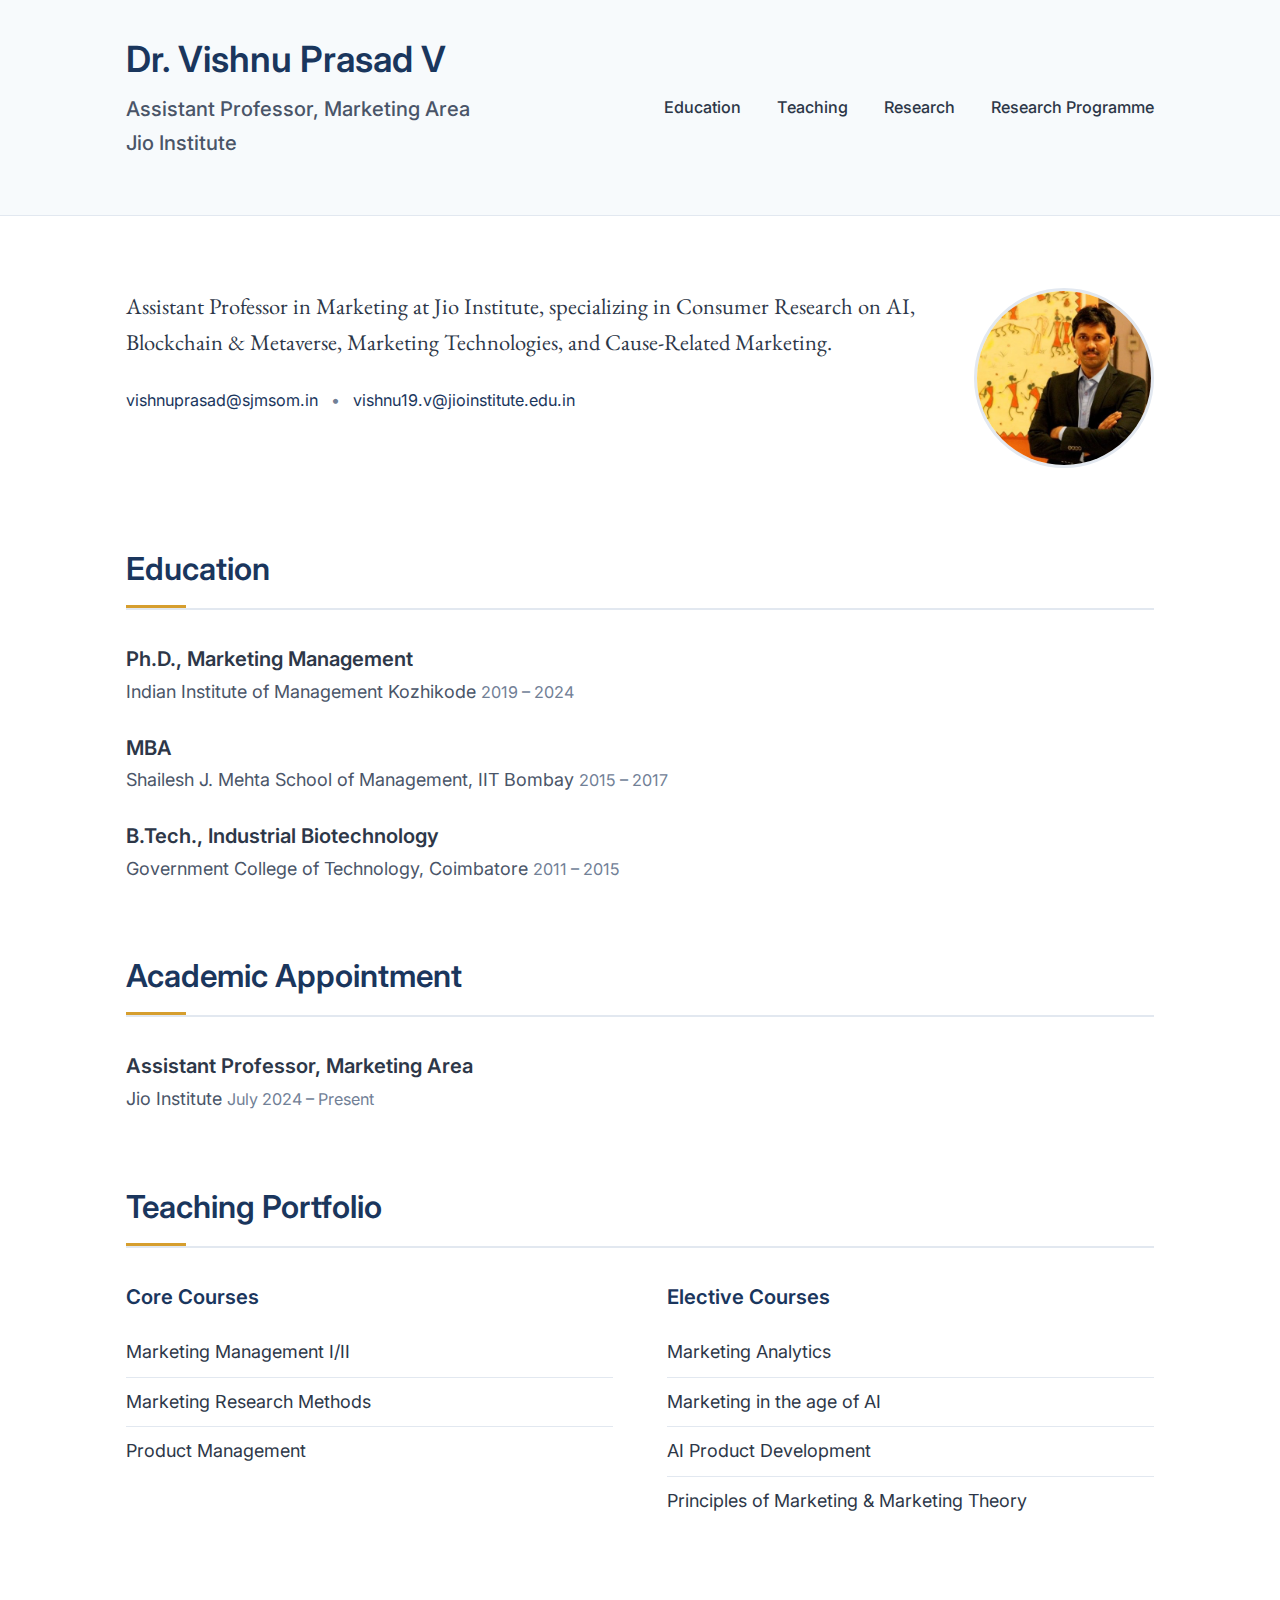
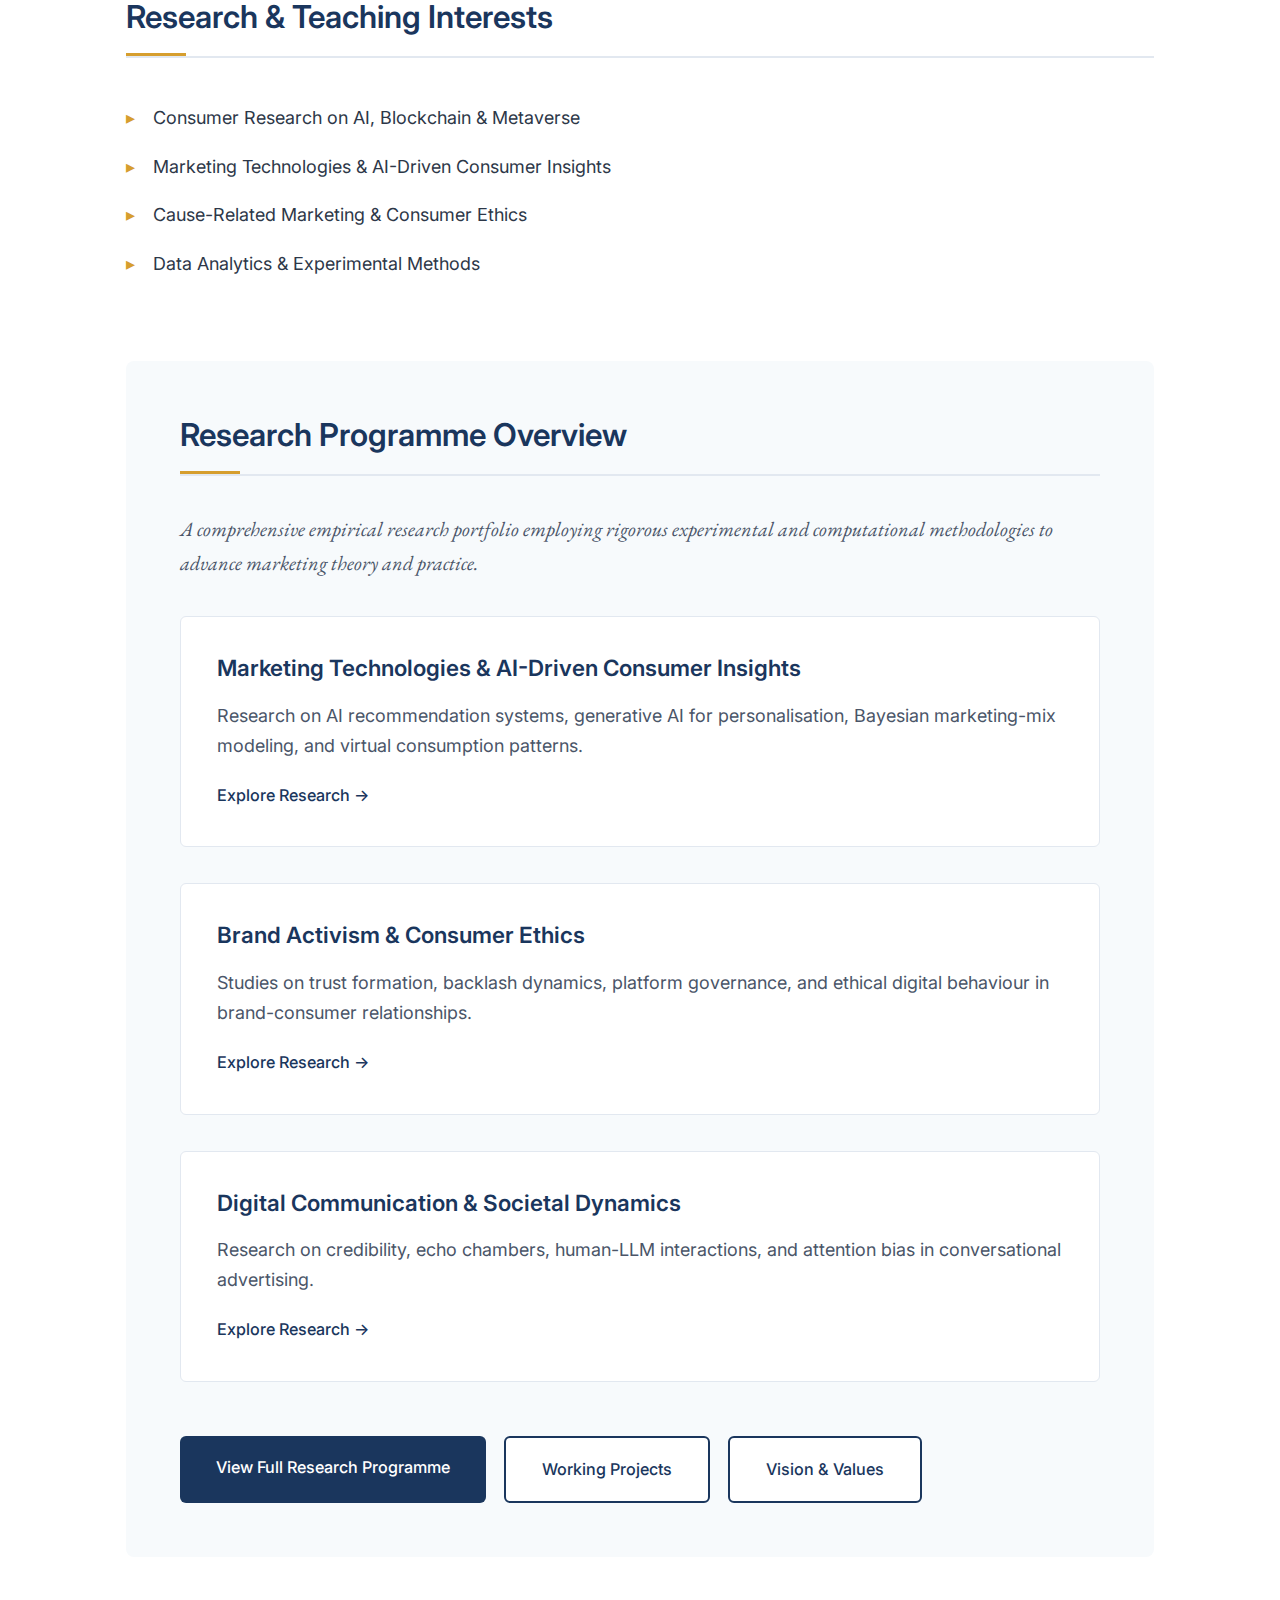
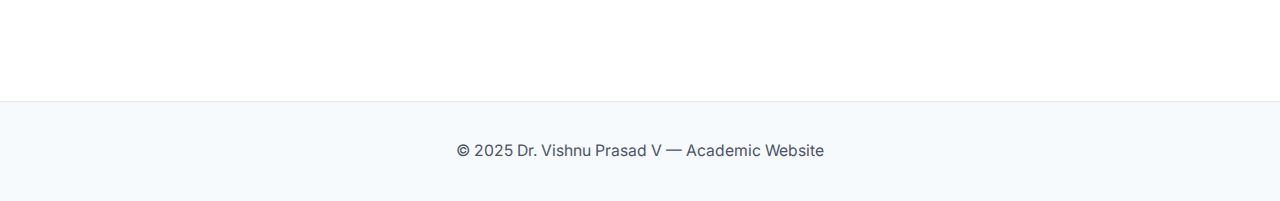
<file: index.html>
<!DOCTYPE html>
<html lang="en">
<head>
    <meta charset="UTF-8">
    <meta name="viewport" content="width=device-width, initial-scale=1.0">
    <title>Dr. Vishnu Prasad V | Jio Institute</title>
    <meta name="description" content="Dr. Vishnu Prasad V - Assistant Professor, Marketing Area at Jio Institute. Research in AI, Brand Activism, and Digital Communication.">
    <link rel="icon" type="image/x-icon" href="favicon.ico">
    <link rel="preconnect" href="https://fonts.googleapis.com">
    <link rel="preconnect" href="https://fonts.gstatic.com" crossorigin>
    <link href="https://fonts.googleapis.com/css2?family=EB+Garamond:wght@400;500;600&family=Inter:wght@400;500;600&display=swap" rel="stylesheet">
    <link rel="stylesheet" href="styles.css">
</head>
<body>
    <header class="site-header">
        <div class="container">
            <div class="header-content">
                <div class="header-main">
                    <h1>Dr. Vishnu Prasad V</h1>
                    <p class="title">Assistant Professor, Marketing Area<br>Jio Institute</p>
                </div>
                <nav class="header-nav">
                    <a href="#education">Education</a>
                    <a href="#teaching">Teaching</a>
                    <a href="#research">Research</a>
                    <a href="research-programme.html">Research Programme</a>
                </nav>
            </div>
        </div>
    </header>

    <main class="site-main">
        <div class="container">
            <!-- Hero Section -->
            <section class="hero-section">
                <div class="hero-content">
                    <div class="hero-text">
                        <p class="hero-intro">
                            Assistant Professor in Marketing at Jio Institute, specializing in Consumer Research on AI, 
                            Blockchain & Metaverse, Marketing Technologies, and Cause-Related Marketing.
                        </p>
                        <div class="contact-info">
                            <a href="mailto:vishnuprasad@sjmsom.in">vishnuprasad@sjmsom.in</a>
                            <span class="separator">•</span>
                            <a href="mailto:vishnu19.v@jioinstitute.edu.in">vishnu19.v@jioinstitute.edu.in</a>
                        </div>
                    </div>
                    <div class="hero-image">
                        <img src="profile.jpg" alt="Dr. Vishnu Prasad V">
                    </div>
                </div>
            </section>

            <!-- Education Section -->
            <section id="education" class="content-section">
                <h2>Education</h2>
                <div class="education-list">
                    <div class="education-item">
                        <h3>Ph.D., Marketing Management</h3>
                        <p>Indian Institute of Management Kozhikode <span class="year">2019 – 2024</span></p>
                    </div>
                    <div class="education-item">
                        <h3>MBA</h3>
                        <p>Shailesh J. Mehta School of Management, IIT Bombay <span class="year">2015 – 2017</span></p>
                    </div>
                    <div class="education-item">
                        <h3>B.Tech., Industrial Biotechnology</h3>
                        <p>Government College of Technology, Coimbatore <span class="year">2011 – 2015</span></p>
                    </div>
                </div>
            </section>

            <!-- Academic Appointment -->
            <section class="content-section">
                <h2>Academic Appointment</h2>
                <div class="appointment-item">
                    <h3>Assistant Professor, Marketing Area</h3>
                    <p>Jio Institute <span class="year">July 2024 – Present</span></p>
                </div>
            </section>

            <!-- Teaching Portfolio -->
            <section id="teaching" class="content-section">
                <h2>Teaching Portfolio</h2>
                <div class="teaching-grid">
                    <div class="teaching-category">
                        <h3>Core Courses</h3>
                        <ul>
                            <li>Marketing Management I/II</li>
                            <li>Marketing Research Methods</li>
                            <li>Product Management</li>
                        </ul>
                    </div>
                    <div class="teaching-category">
                        <h3>Elective Courses</h3>
                        <ul>
                            <li>Marketing Analytics</li>
                            <li>Marketing in the age of AI</li>
                            <li>AI Product Development</li>
                            <li>Principles of Marketing & Marketing Theory</li>
                        </ul>
                    </div>
                </div>
            </section>

            <!-- Research Interests -->
            <section id="research" class="content-section">
                <h2>Research & Teaching Interests</h2>
                <ul class="research-interests">
                    <li>Consumer Research on AI, Blockchain & Metaverse</li>
                    <li>Marketing Technologies & AI-Driven Consumer Insights</li>
                    <li>Cause-Related Marketing & Consumer Ethics</li>
                    <li>Data Analytics & Experimental Methods</li>
                </ul>
            </section>

            <!-- Research Programme Overview -->
            <section class="content-section research-overview">
                <h2>Research Programme Overview</h2>
                <p class="section-intro">
                    A comprehensive empirical research portfolio employing rigorous experimental and computational 
                    methodologies to advance marketing theory and practice.
                </p>
                
                <div class="research-areas">
                    <article class="research-area">
                        <h3>Marketing Technologies & AI-Driven Consumer Insights</h3>
                        <p>
                            Research on AI recommendation systems, generative AI for personalisation, 
                            Bayesian marketing-mix modeling, and virtual consumption patterns.
                        </p>
                        <a href="research-programme.html#marketing-tech" class="read-more">Explore Research →</a>
                    </article>
                    
                    <article class="research-area">
                        <h3>Brand Activism & Consumer Ethics</h3>
                        <p>
                            Studies on trust formation, backlash dynamics, platform governance, 
                            and ethical digital behaviour in brand-consumer relationships.
                        </p>
                        <a href="research-programme.html#brand-activism" class="read-more">Explore Research →</a>
                    </article>
                    
                    <article class="research-area">
                        <h3>Digital Communication & Societal Dynamics</h3>
                        <p>
                            Research on credibility, echo chambers, human-LLM interactions, 
                            and attention bias in conversational advertising.
                        </p>
                        <a href="research-programme.html#digital-comm" class="read-more">Explore Research →</a>
                    </article>
                </div>
                
                <div class="cta-group">
                    <a href="research-programme.html" class="btn btn-primary">View Full Research Programme</a>
                    <a href="working-projects.html" class="btn btn-secondary">Working Projects</a>
                    <a href="vision-values.html" class="btn btn-secondary">Vision & Values</a>
                </div>
            </section>
        </div>
    </main>

    <footer class="site-footer">
        <div class="container">
            <p>&copy; 2025 Dr. Vishnu Prasad V — Academic Website</p>
        </div>
    </footer>
    
    <script src="script.js"></script>
</body>
</html>
</file>
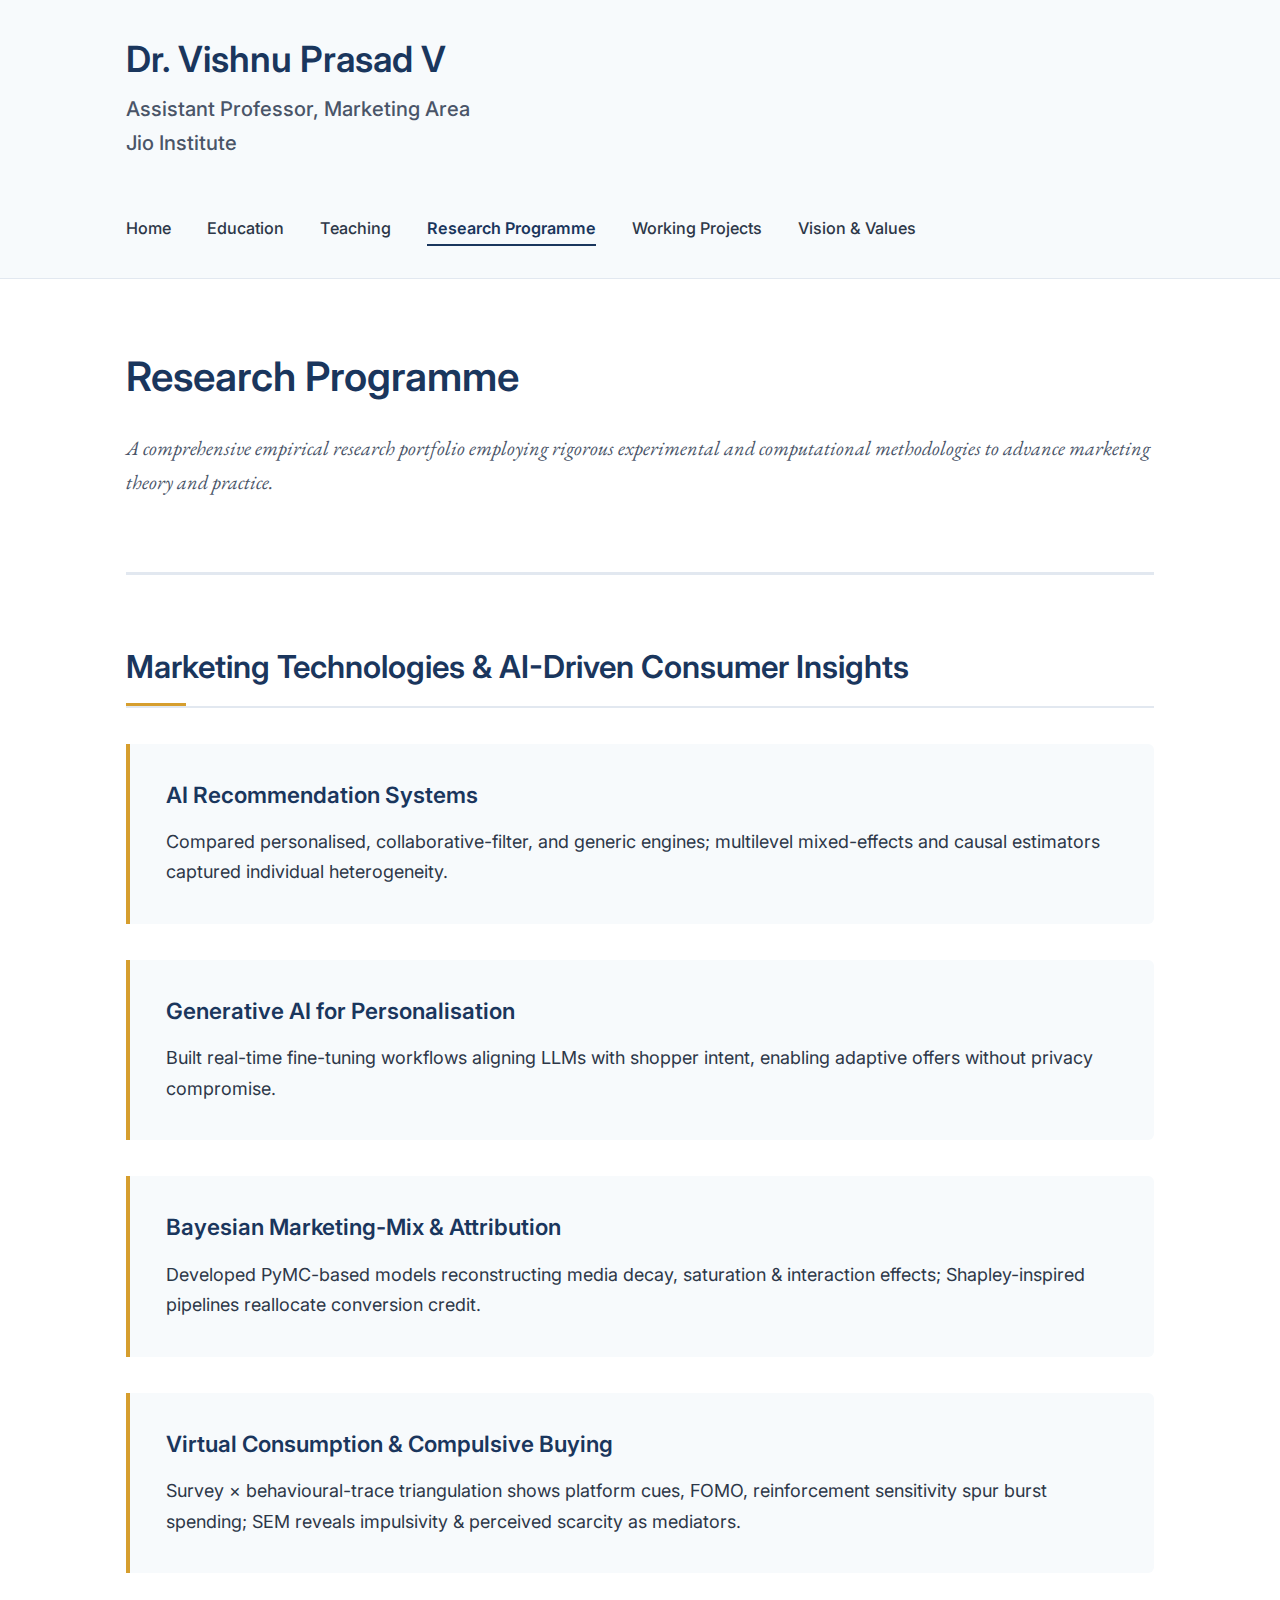
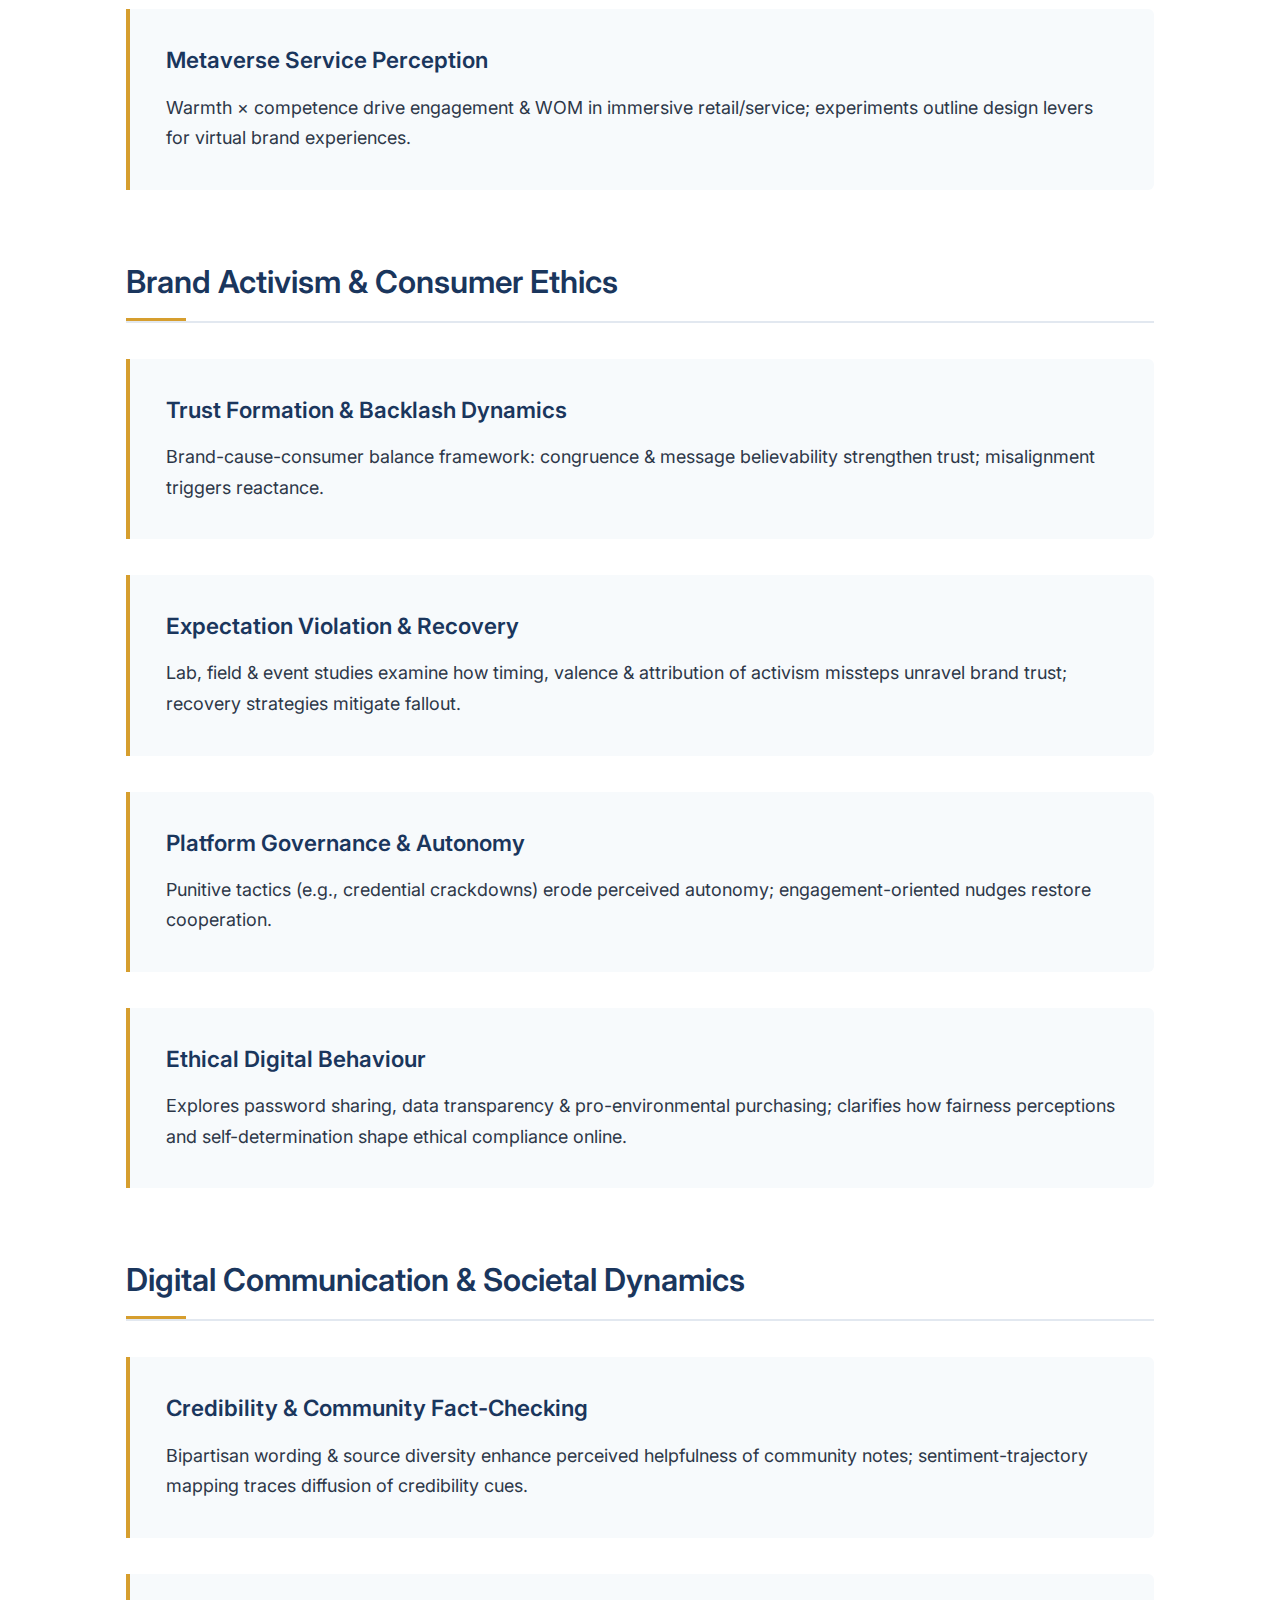
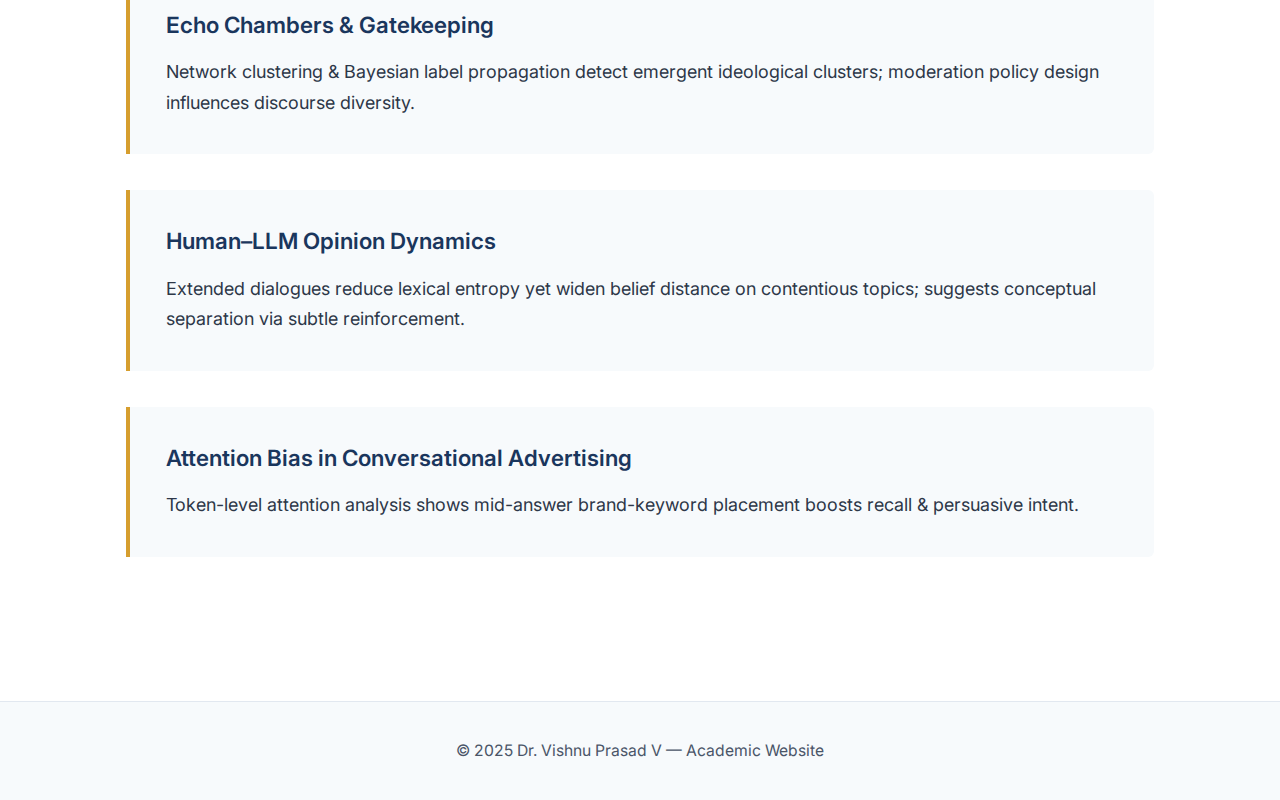
<file: research-programme.html>
<!DOCTYPE html>
<html lang="en">
<head>
    <meta charset="UTF-8">
    <meta name="viewport" content="width=device-width, initial-scale=1.0">
    <title>Research Programme | Dr. Vishnu Prasad V</title>
    <meta name="description" content="Research Programme - Dr. Vishnu Prasad V's comprehensive empirical research portfolio in marketing technologies, brand activism, and digital communication.">
    <link rel="icon" type="image/x-icon" href="favicon.ico">
    <link rel="preconnect" href="https://fonts.googleapis.com">
    <link rel="preconnect" href="https://fonts.gstatic.com" crossorigin>
    <link href="https://fonts.googleapis.com/css2?family=EB+Garamond:wght@400;500;600&family=Inter:wght@400;500;600&display=swap" rel="stylesheet">
    <link rel="stylesheet" href="styles.css">
</head>
<body>
    <header class="site-header">
        <div class="container">
            <div class="header-content">
                <div class="header-main">
                    <h1>Dr. Vishnu Prasad V</h1>
                    <p class="title">Assistant Professor, Marketing Area<br>Jio Institute</p>
                </div>
                <nav class="header-nav">
                    <a href="index.html">Home</a>
                    <a href="index.html#education">Education</a>
                    <a href="index.html#teaching">Teaching</a>
                    <a href="research-programme.html" class="active">Research Programme</a>
                    <a href="working-projects.html">Working Projects</a>
                    <a href="vision-values.html">Vision & Values</a>
                </nav>
            </div>
        </div>
    </header>

    <main class="site-main">
        <div class="container">
            <section class="page-header">
                <h1>Research Programme</h1>
                <p class="section-intro">
                    A comprehensive empirical research portfolio employing rigorous experimental and computational 
                    methodologies to advance marketing theory and practice.
                </p>
            </section>

            <!-- Marketing Technologies & AI-Driven Consumer Insights -->
            <section id="marketing-tech" class="content-section">
                <h2>Marketing Technologies & AI-Driven Consumer Insights</h2>
                
                <div class="research-projects">
                    <article class="research-project">
                        <h3>AI Recommendation Systems</h3>
                        <p>
                            Compared personalised, collaborative-filter, and generic engines; multilevel mixed-effects 
                            and causal estimators captured individual heterogeneity.
                        </p>
                    </article>

                    <article class="research-project">
                        <h3>Generative AI for Personalisation</h3>
                        <p>
                            Built real-time fine-tuning workflows aligning LLMs with shopper intent, enabling 
                            adaptive offers without privacy compromise.
                        </p>
                    </article>

                    <article class="research-project">
                        <h3>Bayesian Marketing-Mix & Attribution</h3>
                        <p>
                            Developed PyMC-based models reconstructing media decay, saturation & interaction effects; 
                            Shapley-inspired pipelines reallocate conversion credit.
                        </p>
                    </article>

                    <article class="research-project">
                        <h3>Virtual Consumption & Compulsive Buying</h3>
                        <p>
                            Survey × behavioural-trace triangulation shows platform cues, FOMO, reinforcement 
                            sensitivity spur burst spending; SEM reveals impulsivity & perceived scarcity as mediators.
                        </p>
                    </article>

                    <article class="research-project">
                        <h3>Metaverse Service Perception</h3>
                        <p>
                            Warmth × competence drive engagement & WOM in immersive retail/service; experiments 
                            outline design levers for virtual brand experiences.
                        </p>
                    </article>
                </div>
            </section>

            <!-- Brand Activism & Consumer Ethics -->
            <section id="brand-activism" class="content-section">
                <h2>Brand Activism & Consumer Ethics</h2>
                
                <div class="research-projects">
                    <article class="research-project">
                        <h3>Trust Formation & Backlash Dynamics</h3>
                        <p>
                            Brand-cause-consumer balance framework: congruence & message believability strengthen 
                            trust; misalignment triggers reactance.
                        </p>
                    </article>

                    <article class="research-project">
                        <h3>Expectation Violation & Recovery</h3>
                        <p>
                            Lab, field & event studies examine how timing, valence & attribution of activism 
                            missteps unravel brand trust; recovery strategies mitigate fallout.
                        </p>
                    </article>

                    <article class="research-project">
                        <h3>Platform Governance & Autonomy</h3>
                        <p>
                            Punitive tactics (e.g., credential crackdowns) erode perceived autonomy; 
                            engagement-oriented nudges restore cooperation.
                        </p>
                    </article>

                    <article class="research-project">
                        <h3>Ethical Digital Behaviour</h3>
                        <p>
                            Explores password sharing, data transparency & pro-environmental purchasing; 
                            clarifies how fairness perceptions and self-determination shape ethical compliance online.
                        </p>
                    </article>
                </div>
            </section>

            <!-- Digital Communication & Societal Dynamics -->
            <section id="digital-comm" class="content-section">
                <h2>Digital Communication & Societal Dynamics</h2>
                
                <div class="research-projects">
                    <article class="research-project">
                        <h3>Credibility & Community Fact-Checking</h3>
                        <p>
                            Bipartisan wording & source diversity enhance perceived helpfulness of community notes; 
                            sentiment-trajectory mapping traces diffusion of credibility cues.
                        </p>
                    </article>

                    <article class="research-project">
                        <h3>Echo Chambers & Gatekeeping</h3>
                        <p>
                            Network clustering & Bayesian label propagation detect emergent ideological clusters; 
                            moderation policy design influences discourse diversity.
                        </p>
                    </article>

                    <article class="research-project">
                        <h3>Human–LLM Opinion Dynamics</h3>
                        <p>
                            Extended dialogues reduce lexical entropy yet widen belief distance on contentious 
                            topics; suggests conceptual separation via subtle reinforcement.
                        </p>
                    </article>

                    <article class="research-project">
                        <h3>Attention Bias in Conversational Advertising</h3>
                        <p>
                            Token-level attention analysis shows mid-answer brand-keyword placement boosts 
                            recall & persuasive intent.
                        </p>
                    </article>
                </div>
            </section>
        </div>
    </main>

    <footer class="site-footer">
        <div class="container">
            <p>&copy; 2025 Dr. Vishnu Prasad V — Academic Website</p>
        </div>
    </footer>
</body>
</html>
</file>
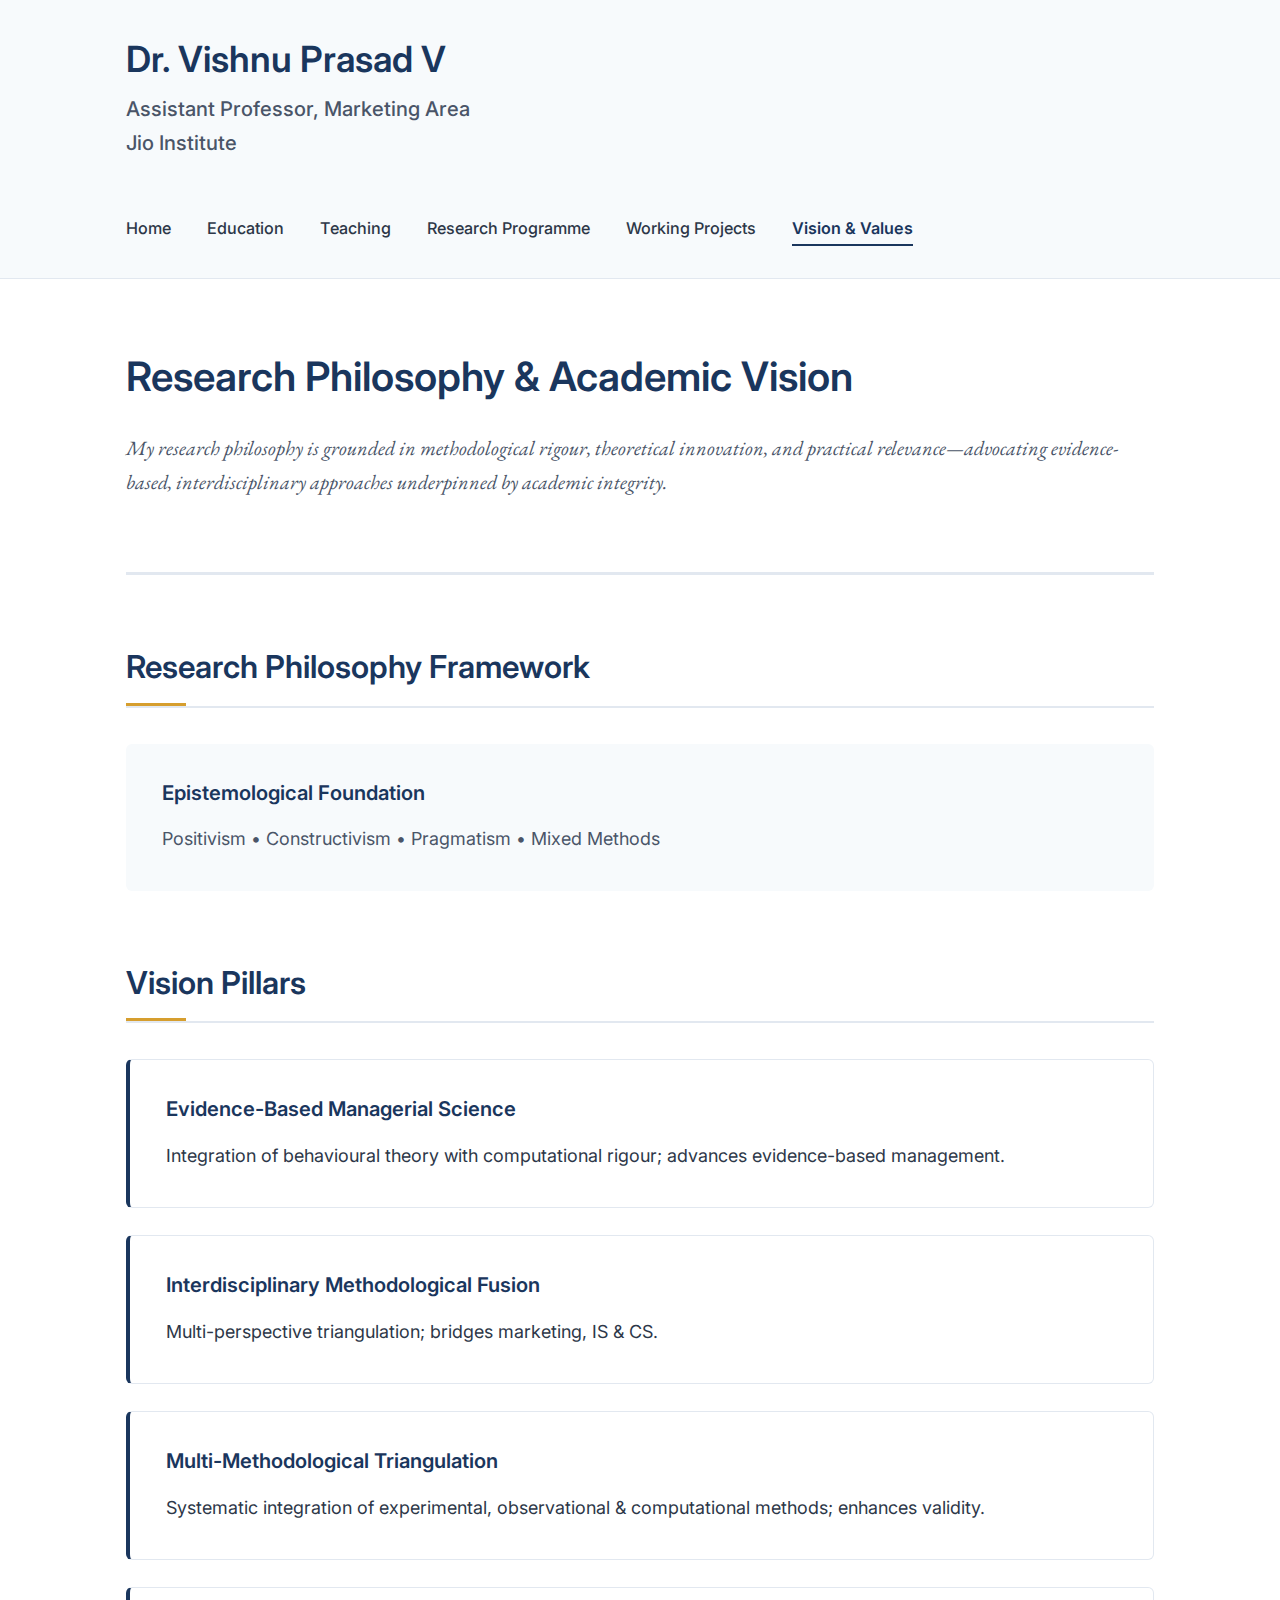
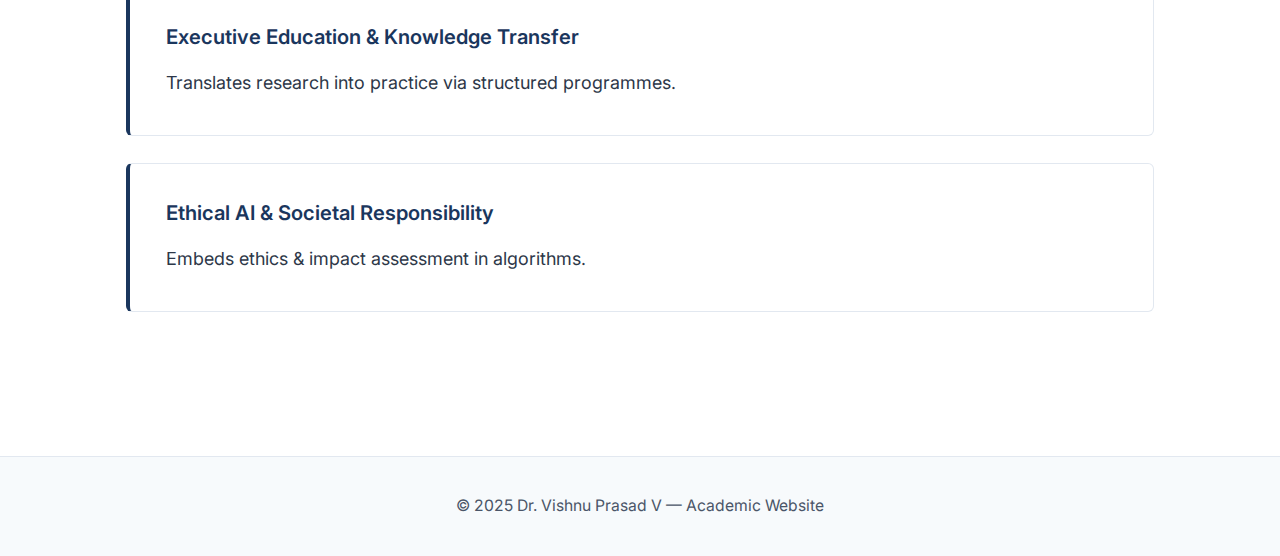
<file: vision-values.html>
<!DOCTYPE html>
<html lang="en">
<head>
    <meta charset="UTF-8">
    <meta name="viewport" content="width=device-width, initial-scale=1.0">
    <title>Vision & Values | Dr. Vishnu Prasad V</title>
    <meta name="description" content="Research Philosophy & Academic Vision - Dr. Vishnu Prasad V's methodological approach and vision for marketing research.">
    <link rel="icon" type="image/x-icon" href="favicon.ico">
    <link rel="preconnect" href="https://fonts.googleapis.com">
    <link rel="preconnect" href="https://fonts.gstatic.com" crossorigin>
    <link href="https://fonts.googleapis.com/css2?family=EB+Garamond:wght@400;500;600&family=Inter:wght@400;500;600&display=swap" rel="stylesheet">
    <link rel="stylesheet" href="styles.css">
</head>
<body>
    <header class="site-header">
        <div class="container">
            <div class="header-content">
                <div class="header-main">
                    <h1>Dr. Vishnu Prasad V</h1>
                    <p class="title">Assistant Professor, Marketing Area<br>Jio Institute</p>
                </div>
                <nav class="header-nav">
                    <a href="index.html">Home</a>
                    <a href="index.html#education">Education</a>
                    <a href="index.html#teaching">Teaching</a>
                    <a href="research-programme.html">Research Programme</a>
                    <a href="working-projects.html">Working Projects</a>
                    <a href="vision-values.html" class="active">Vision & Values</a>
                </nav>
            </div>
        </div>
    </header>

    <main class="site-main">
        <div class="container">
            <section class="page-header">
                <h1>Research Philosophy & Academic Vision</h1>
                <p class="section-intro">
                    My research philosophy is grounded in methodological rigour, theoretical innovation, 
                    and practical relevance—advocating evidence-based, interdisciplinary approaches 
                    underpinned by academic integrity.
                </p>
            </section>

            <section class="content-section">
                <h2>Research Philosophy Framework</h2>
                <div class="philosophy-framework">
                    <div class="framework-item">
                        <h3>Epistemological Foundation</h3>
                        <p>Positivism • Constructivism • Pragmatism • Mixed Methods</p>
                    </div>
                </div>
            </section>

            <section class="content-section">
                <h2>Vision Pillars</h2>
                
                <div class="vision-pillars">
                    <article class="vision-pillar">
                        <h3>Evidence-Based Managerial Science</h3>
                        <p>
                            Integration of behavioural theory with computational rigour; 
                            advances evidence-based management.
                        </p>
                    </article>

                    <article class="vision-pillar">
                        <h3>Interdisciplinary Methodological Fusion</h3>
                        <p>
                            Multi-perspective triangulation; bridges marketing, IS & CS.
                        </p>
                    </article>

                    <article class="vision-pillar">
                        <h3>Multi-Methodological Triangulation</h3>
                        <p>
                            Systematic integration of experimental, observational & computational 
                            methods; enhances validity.
                        </p>
                    </article>

                    <article class="vision-pillar">
                        <h3>Executive Education & Knowledge Transfer</h3>
                        <p>
                            Translates research into practice via structured programmes.
                        </p>
                    </article>

                    <article class="vision-pillar">
                        <h3>Ethical AI & Societal Responsibility</h3>
                        <p>
                            Embeds ethics & impact assessment in algorithms.
                        </p>
                    </article>
                </div>
            </section>
        </div>
    </main>

    <footer class="site-footer">
        <div class="container">
            <p>&copy; 2025 Dr. Vishnu Prasad V — Academic Website</p>
        </div>
    </footer>
</body>
</html>
</file>
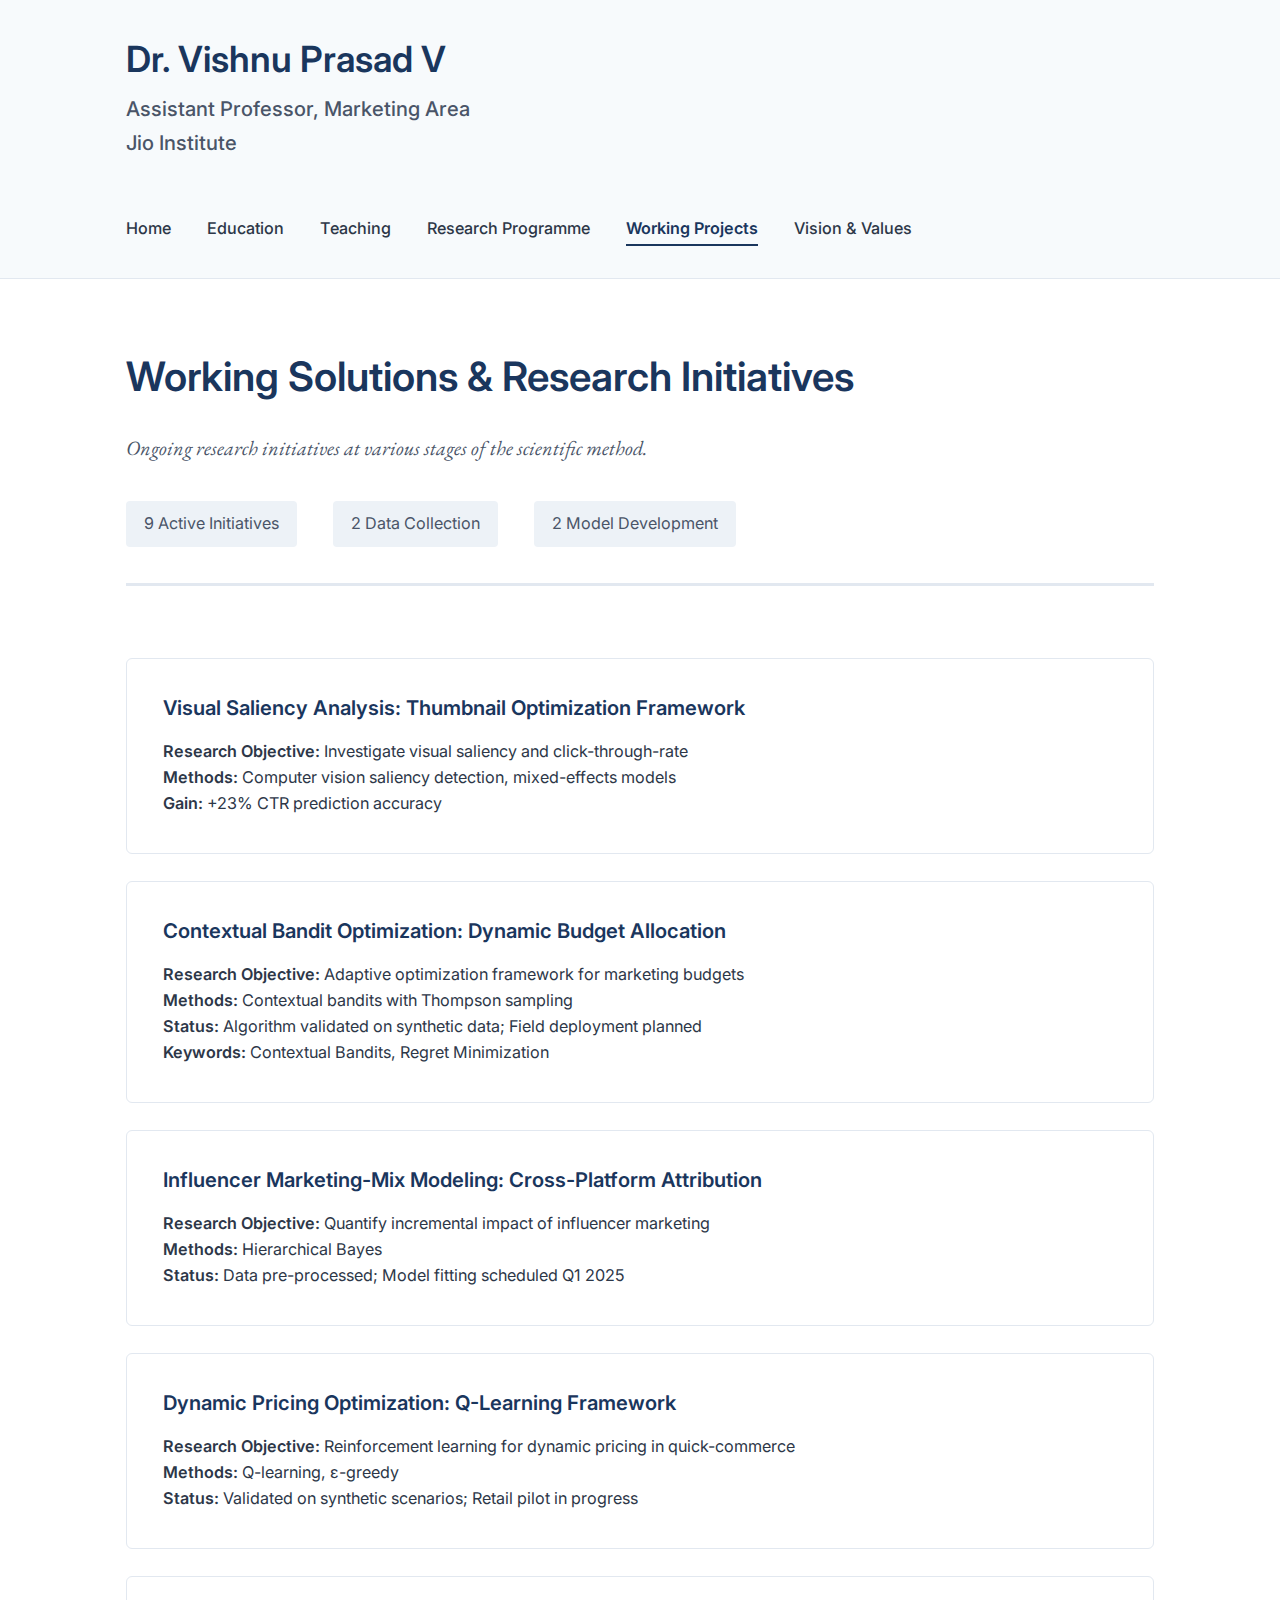
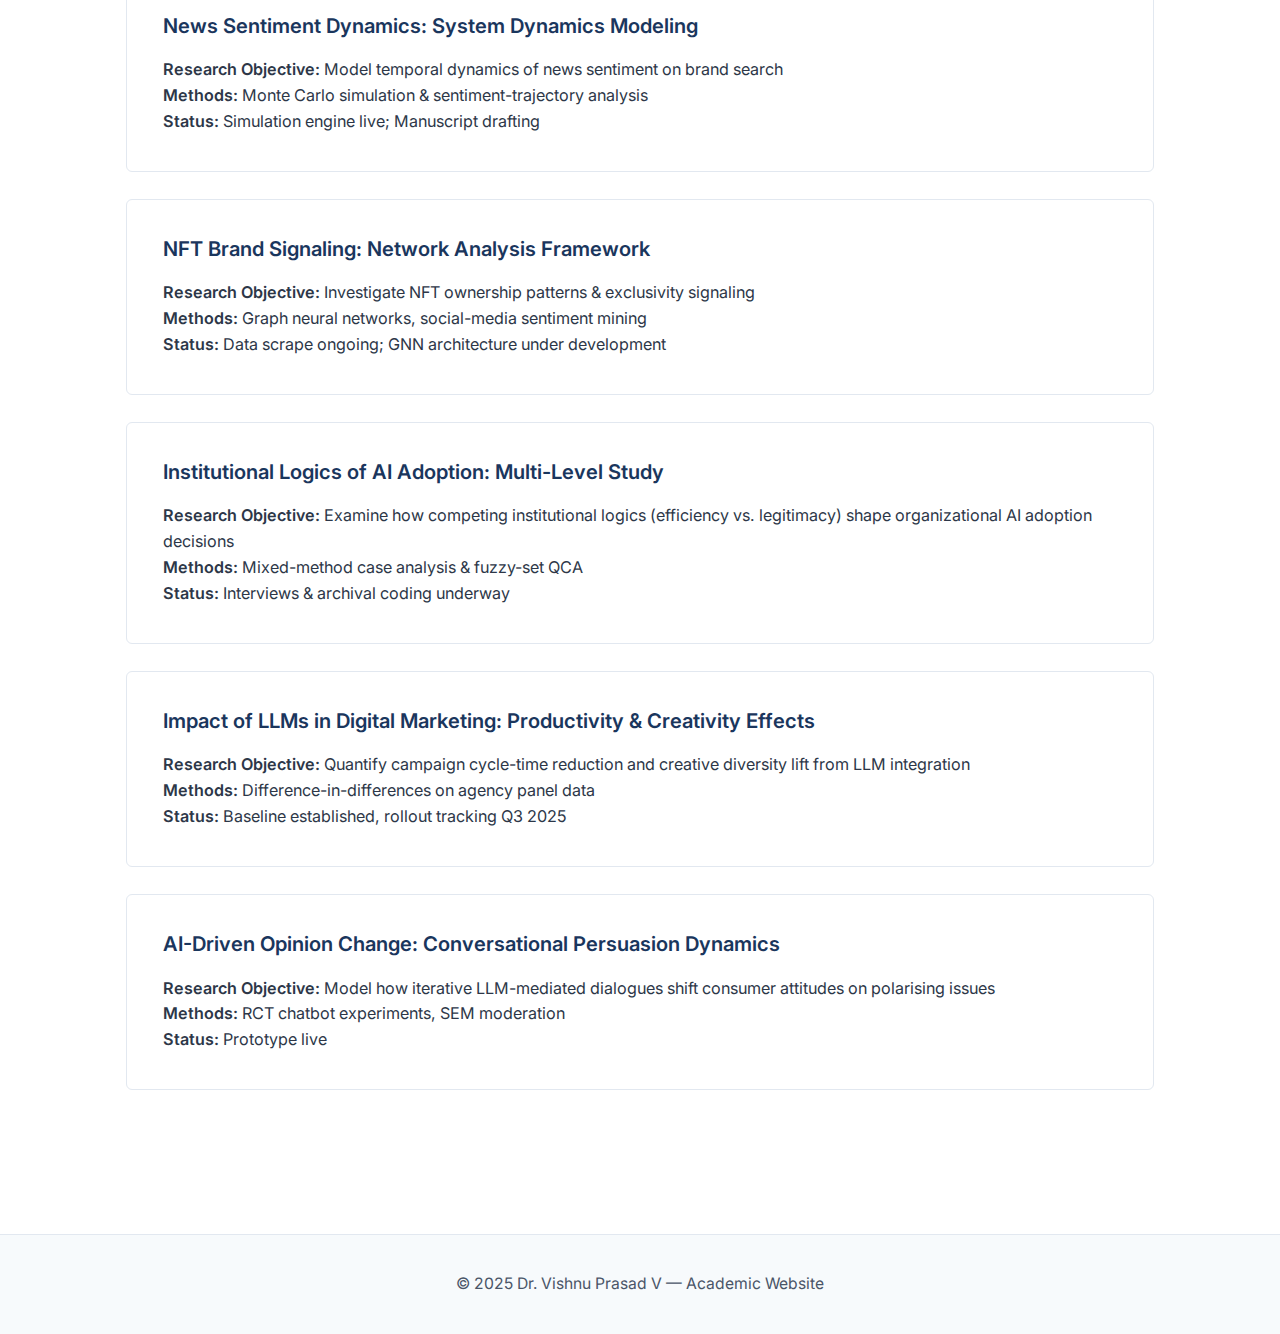
<file: working-projects.html>
<!DOCTYPE html>
<html lang="en">
<head>
    <meta charset="UTF-8">
    <meta name="viewport" content="width=device-width, initial-scale=1.0">
    <title>Working Solutions | Dr. Vishnu Prasad V</title>
    <meta name="description" content="Working Solutions & Research Initiatives - Dr. Vishnu Prasad V's ongoing research projects at various stages of development.">
    <link rel="icon" type="image/x-icon" href="favicon.ico">
    <link rel="preconnect" href="https://fonts.googleapis.com">
    <link rel="preconnect" href="https://fonts.gstatic.com" crossorigin>
    <link href="https://fonts.googleapis.com/css2?family=EB+Garamond:wght@400;500;600&family=Inter:wght@400;500;600&display=swap" rel="stylesheet">
    <link rel="stylesheet" href="styles.css">
</head>
<body>
    <header class="site-header">
        <div class="container">
            <div class="header-content">
                <div class="header-main">
                    <h1>Dr. Vishnu Prasad V</h1>
                    <p class="title">Assistant Professor, Marketing Area<br>Jio Institute</p>
                </div>
                <nav class="header-nav">
                    <a href="index.html">Home</a>
                    <a href="index.html#education">Education</a>
                    <a href="index.html#teaching">Teaching</a>
                    <a href="research-programme.html">Research Programme</a>
                    <a href="working-projects.html" class="active">Working Projects</a>
                    <a href="vision-values.html">Vision & Values</a>
                </nav>
            </div>
        </div>
    </header>

    <main class="site-main">
        <div class="container">
            <section class="page-header">
                <h1>Working Solutions & Research Initiatives</h1>
                <p class="section-intro">
                    Ongoing research initiatives at various stages of the scientific method.
                </p>
                <div class="project-stats">
                    <span class="stat">9 Active Initiatives</span>
                    <span class="stat">2 Data Collection</span>
                    <span class="stat">2 Model Development</span>
                </div>
            </section>

            <section class="content-section">
                <div class="working-projects">
                    <article class="working-project">
                        <h3>Visual Saliency Analysis: Thumbnail Optimization Framework</h3>
                        <p>
                            <strong>Research Objective:</strong> Investigate visual saliency and click-through-rate<br>
                            <strong>Methods:</strong> Computer vision saliency detection, mixed-effects models<br>
                            <strong>Gain:</strong> +23% CTR prediction accuracy
                        </p>
                    </article>

                    <article class="working-project">
                        <h3>Contextual Bandit Optimization: Dynamic Budget Allocation</h3>
                        <p>
                            <strong>Research Objective:</strong> Adaptive optimization framework for marketing budgets<br>
                            <strong>Methods:</strong> Contextual bandits with Thompson sampling<br>
                            <strong>Status:</strong> Algorithm validated on synthetic data; Field deployment planned<br>
                            <strong>Keywords:</strong> Contextual Bandits, Regret Minimization
                        </p>
                    </article>

                    <article class="working-project">
                        <h3>Influencer Marketing-Mix Modeling: Cross-Platform Attribution</h3>
                        <p>
                            <strong>Research Objective:</strong> Quantify incremental impact of influencer marketing<br>
                            <strong>Methods:</strong> Hierarchical Bayes<br>
                            <strong>Status:</strong> Data pre-processed; Model fitting scheduled Q1 2025
                        </p>
                    </article>

                    <article class="working-project">
                        <h3>Dynamic Pricing Optimization: Q-Learning Framework</h3>
                        <p>
                            <strong>Research Objective:</strong> Reinforcement learning for dynamic pricing in quick-commerce<br>
                            <strong>Methods:</strong> Q-learning, ε-greedy<br>
                            <strong>Status:</strong> Validated on synthetic scenarios; Retail pilot in progress
                        </p>
                    </article>

                    <article class="working-project">
                        <h3>News Sentiment Dynamics: System Dynamics Modeling</h3>
                        <p>
                            <strong>Research Objective:</strong> Model temporal dynamics of news sentiment on brand search<br>
                            <strong>Methods:</strong> Monte Carlo simulation & sentiment-trajectory analysis<br>
                            <strong>Status:</strong> Simulation engine live; Manuscript drafting
                        </p>
                    </article>

                    <article class="working-project">
                        <h3>NFT Brand Signaling: Network Analysis Framework</h3>
                        <p>
                            <strong>Research Objective:</strong> Investigate NFT ownership patterns & exclusivity signaling<br>
                            <strong>Methods:</strong> Graph neural networks, social-media sentiment mining<br>
                            <strong>Status:</strong> Data scrape ongoing; GNN architecture under development
                        </p>
                    </article>

                    <article class="working-project">
                        <h3>Institutional Logics of AI Adoption: Multi-Level Study</h3>
                        <p>
                            <strong>Research Objective:</strong> Examine how competing institutional logics (efficiency vs. legitimacy) shape organizational AI adoption decisions<br>
                            <strong>Methods:</strong> Mixed-method case analysis & fuzzy-set QCA<br>
                            <strong>Status:</strong> Interviews & archival coding underway
                        </p>
                    </article>

                    <article class="working-project">
                        <h3>Impact of LLMs in Digital Marketing: Productivity & Creativity Effects</h3>
                        <p>
                            <strong>Research Objective:</strong> Quantify campaign cycle-time reduction and creative diversity lift from LLM integration<br>
                            <strong>Methods:</strong> Difference-in-differences on agency panel data<br>
                            <strong>Status:</strong> Baseline established, rollout tracking Q3 2025
                        </p>
                    </article>

                    <article class="working-project">
                        <h3>AI-Driven Opinion Change: Conversational Persuasion Dynamics</h3>
                        <p>
                            <strong>Research Objective:</strong> Model how iterative LLM-mediated dialogues shift consumer attitudes on polarising issues<br>
                            <strong>Methods:</strong> RCT chatbot experiments, SEM moderation<br>
                            <strong>Status:</strong> Prototype live
                        </p>
                    </article>
                </div>
            </section>
        </div>
    </main>

    <footer class="site-footer">
        <div class="container">
            <p>&copy; 2025 Dr. Vishnu Prasad V — Academic Website</p>
        </div>
    </footer>
</body>
</html>
</file>
<file: styles.css>
/* Dr. Vishnu Prasad V - Academic Website Styles
   Clean, Professional, Minimal Design
   ================================================ */

/* CSS Variables */
:root {
    /* Colors */
    --color-primary: #1a365d;
    --color-primary-light: #2c5282;
    --color-secondary: #744210;
    --color-text: #2d3748;
    --color-text-light: #4a5568;
    --color-text-lighter: #718096;
    --color-bg: #ffffff;
    --color-bg-light: #f7fafc;
    --color-bg-lighter: #edf2f7;
    --color-border: #e2e8f0;
    --color-accent: #d69e2e;
    
    /* Typography */
    --font-serif: 'EB Garamond', Georgia, serif;
    --font-sans: 'Inter', -apple-system, BlinkMacSystemFont, sans-serif;
    
    /* Spacing */
    --space-xs: 0.5rem;
    --space-sm: 1rem;
    --space-md: 1.5rem;
    --space-lg: 2rem;
    --space-xl: 3rem;
    --space-2xl: 4rem;
    
    /* Layout */
    --container-max: 1100px;
    --content-max: 800px;
    
    /* Transitions */
    --transition: 0.2s ease;
}

/* Reset & Base */
* {
    margin: 0;
    padding: 0;
    box-sizing: border-box;
}

html {
    font-size: 18px;
    scroll-behavior: smooth;
}

body {
    font-family: var(--font-serif);
    color: var(--color-text);
    background-color: var(--color-bg);
    line-height: 1.7;
    -webkit-font-smoothing: antialiased;
    -moz-osx-font-smoothing: grayscale;
}

/* Typography */
h1, h2, h3, h4, h5, h6 {
    font-family: var(--font-sans);
    font-weight: 600;
    line-height: 1.3;
    color: var(--color-primary);
}

h1 {
    font-size: 2.5rem;
    font-weight: 600;
}

h2 {
    font-size: 1.75rem;
    margin-bottom: var(--space-md);
    padding-bottom: var(--space-sm);
    border-bottom: 2px solid var(--color-border);
}

h3 {
    font-size: 1.375rem;
    margin-bottom: var(--space-sm);
}

p {
    margin-bottom: var(--space-sm);
}

a {
    color: var(--color-primary);
    text-decoration: none;
    transition: color var(--transition);
}

a:hover {
    color: var(--color-primary-light);
    text-decoration: underline;
}

/* Layout Components */
.container {
    max-width: var(--container-max);
    margin: 0 auto;
    padding: 0 var(--space-lg);
}

@media (max-width: 768px) {
    .container {
        padding: 0 var(--space-md);
    }
}

/* Header */
.site-header {
    background: var(--color-bg-light);
    border-bottom: 1px solid var(--color-border);
    padding: var(--space-lg) 0;
}

.header-content {
    display: flex;
    justify-content: space-between;
    align-items: center;
    flex-wrap: wrap;
    gap: var(--space-lg);
}

.header-main h1 {
    font-size: 2rem;
    margin-bottom: var(--space-xs);
}

.header-main .title {
    font-family: var(--font-sans);
    font-size: 1.125rem;
    color: var(--color-text-light);
    font-weight: 500;
}

.header-nav {
    display: flex;
    gap: var(--space-lg);
    font-family: var(--font-sans);
    font-size: 0.9rem;
    font-weight: 500;
}

.header-nav a {
    color: var(--color-text);
    transition: color var(--transition);
}

.header-nav a:hover {
    color: var(--color-primary);
    text-decoration: none;
}

/* Main Content */
.site-main {
    padding: var(--space-2xl) 0;
}

/* Hero Section */
.hero-section {
    margin-bottom: var(--space-2xl);
}

.hero-content {
    display: grid;
    grid-template-columns: 1fr auto;
    gap: var(--space-xl);
    align-items: start;
}

.hero-intro {
    font-size: 1.25rem;
    line-height: 1.6;
    color: var(--color-text);
    margin-bottom: var(--space-md);
}

.contact-info {
    font-family: var(--font-sans);
    font-size: 0.9rem;
}

.contact-info .separator {
    color: var(--color-text-lighter);
    margin: 0 var(--space-xs);
}

.hero-image img {
    width: 180px;
    height: 180px;
    border-radius: 50%;
    object-fit: cover;
    border: 3px solid var(--color-border);
}

/* Content Sections */
.content-section {
    margin-bottom: var(--space-2xl);
}

.content-section:last-child {
    margin-bottom: 0;
}

/* Education */
.education-list {
    display: flex;
    flex-direction: column;
    gap: var(--space-md);
}

.education-item h3 {
    font-size: 1.125rem;
    color: var(--color-text);
    margin-bottom: 0.25rem;
}

.education-item p {
    font-family: var(--font-sans);
    color: var(--color-text-light);
    margin-bottom: 0;
}

.year {
    color: var(--color-text-lighter);
    font-size: 0.9rem;
}

/* Appointment */
.appointment-item h3 {
    font-size: 1.125rem;
    color: var(--color-text);
    margin-bottom: 0.25rem;
}

.appointment-item p {
    font-family: var(--font-sans);
    color: var(--color-text-light);
    margin-bottom: 0;
}

/* Teaching */
.teaching-grid {
    display: grid;
    grid-template-columns: repeat(auto-fit, minmax(300px, 1fr));
    gap: var(--space-xl);
}

.teaching-category h3 {
    font-size: 1.125rem;
    margin-bottom: var(--space-sm);
}

.teaching-category ul {
    list-style: none;
    font-family: var(--font-sans);
}

.teaching-category li {
    padding: var(--space-xs) 0;
    border-bottom: 1px solid var(--color-border);
}

.teaching-category li:last-child {
    border-bottom: none;
}

/* Research Interests */
.research-interests {
    list-style: none;
    font-family: var(--font-sans);
}

.research-interests li {
    padding: var(--space-xs) 0;
    padding-left: var(--space-md);
    position: relative;
}

.research-interests li::before {
    content: "▸";
    position: absolute;
    left: 0;
    color: var(--color-accent);
}

/* Research Overview */
.research-overview {
    background: var(--color-bg-light);
    padding: var(--space-xl);
    border-radius: 8px;
    margin-top: var(--space-2xl);
}

.section-intro {
    font-size: 1.125rem;
    color: var(--color-text-light);
    margin-bottom: var(--space-lg);
    font-style: italic;
}

.research-areas {
    display: grid;
    gap: var(--space-lg);
    margin-bottom: var(--space-xl);
}

.research-area {
    background: var(--color-bg);
    padding: var(--space-lg);
    border: 1px solid var(--color-border);
    border-radius: 6px;
    transition: box-shadow var(--transition);
}

.research-area:hover {
    box-shadow: 0 4px 12px rgba(0, 0, 0, 0.05);
}

.research-area h3 {
    font-size: 1.25rem;
    margin-bottom: var(--space-sm);
}

.research-area p {
    font-family: var(--font-sans);
    color: var(--color-text-light);
    margin-bottom: var(--space-sm);
}

.read-more {
    font-family: var(--font-sans);
    font-weight: 500;
    font-size: 0.9rem;
}

/* Buttons */
.cta-group {
    display: flex;
    gap: var(--space-sm);
    flex-wrap: wrap;
}

.btn {
    display: inline-block;
    padding: var(--space-sm) var(--space-lg);
    font-family: var(--font-sans);
    font-weight: 500;
    font-size: 0.9rem;
    border-radius: 6px;
    transition: all var(--transition);
    text-decoration: none;
}

.btn-primary {
    background: var(--color-primary);
    color: white;
}

.btn-primary:hover {
    background: var(--color-primary-light);
    text-decoration: none;
}

.btn-secondary {
    background: var(--color-bg);
    color: var(--color-primary);
    border: 2px solid var(--color-primary);
}

.btn-secondary:hover {
    background: var(--color-primary);
    color: white;
    text-decoration: none;
}

/* Footer */
.site-footer {
    background: var(--color-bg-light);
    border-top: 1px solid var(--color-border);
    padding: var(--space-lg) 0;
    margin-top: var(--space-2xl);
}

.site-footer p {
    font-family: var(--font-sans);
    font-size: 0.875rem;
    color: var(--color-text-light);
    text-align: center;
    margin: 0;
}

/* Responsive Design */
@media (max-width: 768px) {
    html {
        font-size: 16px;
    }
    
    .header-content {
        flex-direction: column;
        align-items: flex-start;
    }
    
    .header-nav {
        flex-wrap: wrap;
        gap: var(--space-sm);
    }
    
    .hero-content {
        grid-template-columns: 1fr;
    }
    
    .hero-image {
        order: -1;
    }
    
    .research-overview {
        padding: var(--space-md);
    }
    
    .cta-group {
        flex-direction: column;
    }
    
    .btn {
        text-align: center;
    }
}

/* Print Styles */
@media print {
    .header-nav,
    .cta-group,
    .read-more {
        display: none;
    }
    
    body {
        font-size: 12pt;
        line-height: 1.5;
    }
    
    .site-header,
    .site-footer {
        background: none;
        border: none;
    }
}

/* Page Header */
.page-header {
    margin-bottom: var(--space-2xl);
    padding-bottom: var(--space-lg);
    border-bottom: 3px solid var(--color-border);
}

.page-header h1 {
    font-size: 2.25rem;
    margin-bottom: var(--space-md);
    color: var(--color-primary);
}

/* Active Navigation State */
.header-nav a.active {
    color: var(--color-primary);
    font-weight: 600;
    position: relative;
}

.header-nav a.active::after {
    content: '';
    position: absolute;
    bottom: -4px;
    left: 0;
    right: 0;
    height: 2px;
    background: var(--color-primary);
}

/* Research Projects */
.research-projects {
    display: grid;
    gap: var(--space-lg);
}

.research-project {
    background: var(--color-bg-light);
    padding: var(--space-lg);
    border-left: 4px solid var(--color-accent);
    border-radius: 0 6px 6px 0;
}

.research-project h3 {
    font-size: 1.25rem;
    color: var(--color-primary);
    margin-bottom: var(--space-sm);
}

.research-project p {
    font-family: var(--font-sans);
    line-height: 1.7;
    margin: 0;
}

/* Working Projects */
.project-stats {
    display: flex;
    gap: var(--space-lg);
    font-family: var(--font-sans);
    font-size: 0.9rem;
    color: var(--color-text-light);
    margin-top: var(--space-sm);
}

.project-stats .stat {
    padding: var(--space-xs) var(--space-sm);
    background: var(--color-bg-lighter);
    border-radius: 4px;
}

.working-projects {
    display: grid;
    gap: var(--space-md);
}

.working-project {
    background: var(--color-bg);
    border: 1px solid var(--color-border);
    padding: var(--space-lg);
    border-radius: 6px;
    transition: box-shadow var(--transition);
}

.working-project:hover {
    box-shadow: 0 4px 12px rgba(0, 0, 0, 0.05);
}

.working-project h3 {
    font-size: 1.125rem;
    color: var(--color-primary);
    margin-bottom: var(--space-sm);
}

.working-project p {
    font-family: var(--font-sans);
    font-size: 0.9rem;
    line-height: 1.6;
    margin: 0;
}

.working-project strong {
    color: var(--color-text);
    font-weight: 600;
}

/* Vision & Values */
.philosophy-framework {
    background: var(--color-bg-light);
    padding: var(--space-lg);
    border-radius: 6px;
    margin-bottom: var(--space-lg);
}

.framework-item h3 {
    font-size: 1.125rem;
    margin-bottom: var(--space-sm);
}

.framework-item p {
    font-family: var(--font-sans);
    color: var(--color-text-light);
    margin: 0;
}

.vision-pillars {
    display: grid;
    gap: var(--space-md);
}

.vision-pillar {
    background: var(--color-bg);
    border: 1px solid var(--color-border);
    padding: var(--space-lg);
    border-radius: 6px;
    border-left: 4px solid var(--color-primary);
}

.vision-pillar h3 {
    font-size: 1.125rem;
    color: var(--color-primary);
    margin-bottom: var(--space-sm);
}

.vision-pillar p {
    font-family: var(--font-sans);
    line-height: 1.7;
    margin: 0;
}

/* Enhanced Typography */
.content-section h2 {
    position: relative;
    padding-bottom: var(--space-sm);
    margin-bottom: var(--space-lg);
}

.content-section h2::after {
    content: '';
    position: absolute;
    bottom: 0;
    left: 0;
    width: 60px;
    height: 3px;
    background: var(--color-accent);
}

/* Responsive Enhancements */
@media (max-width: 768px) {
    .page-header h1 {
        font-size: 1.75rem;
    }
    
    .project-stats {
        flex-wrap: wrap;
        gap: var(--space-sm);
    }
    
    .working-project,
    .research-project,
    .vision-pillar {
        padding: var(--space-md);
    }
}

/* Print Enhancements */
@media print {
    .research-project,
    .working-project,
    .vision-pillar {
        break-inside: avoid;
        page-break-inside: avoid;
    }
}
</file>
